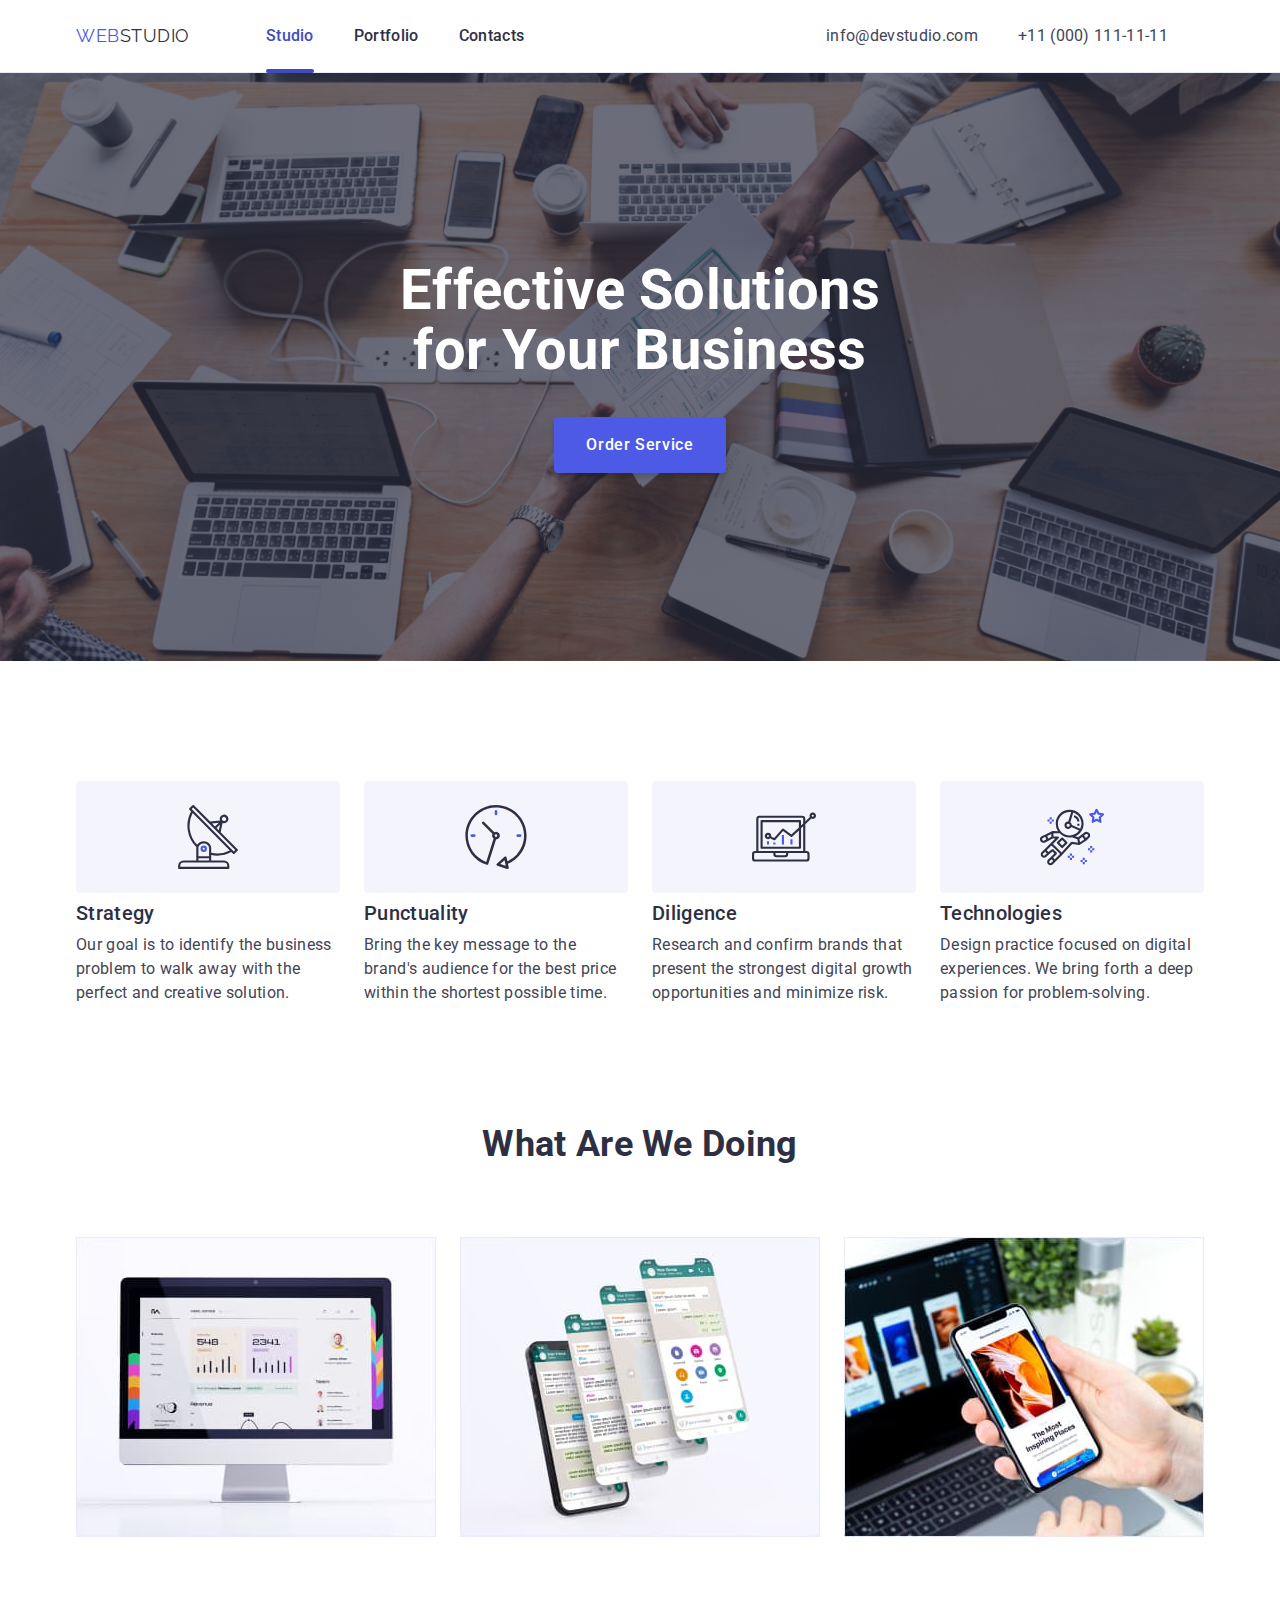
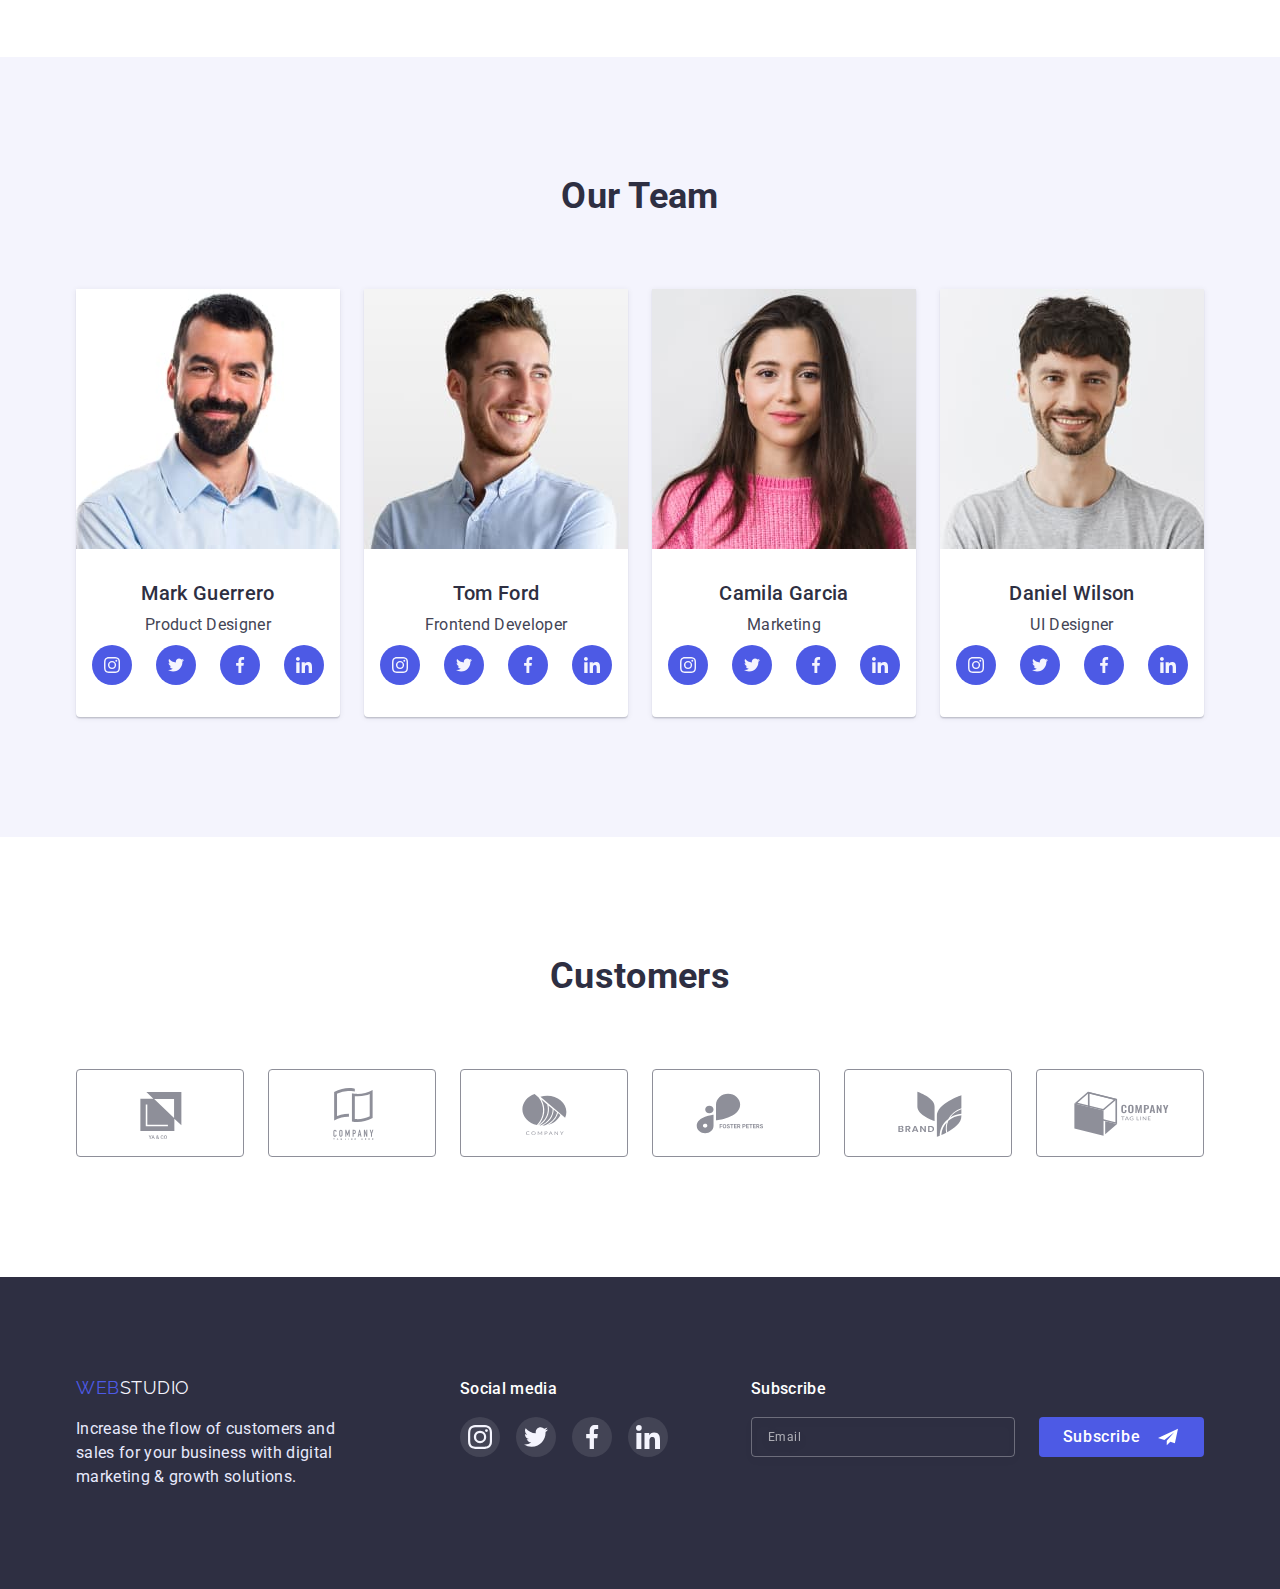
<file: index.html>
<!DOCTYPE html>
<html lang="en">
  <head>
    <meta charset="UTF-8" />
    <meta name="viewport" content="width=device-width, initial-scale=1.0" />
    <title>WebStudio</title>
    <link rel="preconnect" href="https://fonts.googleapis.com" />
    <link rel="preconnect" href="https://fonts.gstatic.com" crossorigin />
    <link
      href="https://fonts.googleapis.com/css2?family=Raleway:wght@800&family=Roboto:wght@400;500;700;900&display=swap"
      rel="stylesheet"
    />
    <link
      rel="stylesheet"
      href="https://cdnjs.cloudflare.com/ajax/libs/modern-normalize/1.0.0/modern-normalize.min.css"
    />
    <link rel="stylesheet" href="./css/styles.css" />
    <link rel="stylesheet" href="./css/media.css" />
  </head>
  <body>
    <!-- Header -->
    <header class="header">
      <div class="container">
        <!-- Navigation -->
        <nav class="header-nav">
          <!-- Logo -->
          <a href="./index.html" class="header-logo link">
            <span class="web-logo-part">Web</span>Studio
          </a>
          <!-- Sections -->
          <ul class="header-menu list">
            <li><a href="./index.html" class="active-link">Studio</a></li>
            <li>
              <a href="./portfolio.html" class="link">Portfolio</a>
            </li>
            <li><a href="#" class="link">Contacts</a></li>
          </ul>
        </nav>
        <!-- Contacts -->
        <address>
          <ul class="header-contacts list">
            <li>
              <a
                href="mailto:info@devstudio.com"
                class="header-contacts-mailto link"
                >info@devstudio.com</a
              >
            </li>
            <li>
              <a href="tel:+11(000)111-11-11" class="header-contacts-tel link"
                >+11 (000) 111-11-11</a
              >
            </li>
          </ul>
        </address>
        <!-- Header Button -->
        <button class="mob-menu-open-btn" data-menu-open>
          <svg class="menu-icon" width="32" height="22">
            <use href="./images/icons.svg#icon-menu"></use>
          </svg>
        </button>
      </div>
      <!-- Mobile Menu -->
      <div class="mob-menu is-hidden" data-menu>
        <div>
          <button class="mob-menu-close-btn" data-menu-close>
            <svg class="icon-menu" width="8" height="8">
              <use href="./images/icons.svg#icon-close"></use>
            </svg>
          </button>
          <ul class="mob-menu-list list">
            <li class="mob-menu-item">
              <a href="./index.html" class="mob-menu-link link"> Studio</a>
            </li>
            <li class="mob-menu-item">
              <a href="./portfolio.html" class="mob-menu-link link">
                Portfolio</a
              >
            </li>
            <li class="mob-menu-item">
              <a href="#" class="mob-menu-link link">Contacts</a>
            </li>
          </ul>
        </div>
        <div>
          <ul class="list">
            <li>
              <a href="tel:+11(000)111-11-11" class="mob-contacts-tel link"
                >+11 (000) 111-11-11</a
              >
            </li>
            <li>
              <a
                href="mailto:info@devstudio.com"
                class="mob-contacts-mailto link"
                >info@devstudio.com</a
              >
            </li>
          </ul>
          <ul class="mob-social-media-list list">
            <li class="mob-social-media-item">
              <a href="#" class="mob-social-media-link link">
                <svg class="mob-social-media-icon" width="24" height="24">
                  <use href="./images/icons.svg#icon-instagram"></use>
                </svg>
              </a>
            </li>
            <li class="mob-social-media-item">
              <a href="#" class="mob-social-media-link link"
                ><svg class="mob-social-media-icon" width="24" height="24">
                  <use href="./images/icons.svg#icon-twitter"></use></svg
              ></a>
            </li>
            <li class="mob-social-media-item">
              <a href="#" class="mob-social-media-link link"
                ><svg class="mob-social-media-icon" width="24" height="24">
                  <use href="./images/icons.svg#icon-fb"></use></svg
              ></a>
            </li>
            <li class="mob-social-media-item">
              <a href="#" class="mob-social-media-link link"
                ><svg class="mob-social-media-icon" width="24" height="24">
                  <use href="./images/icons.svg#icon-linkedin"></use></svg
              ></a>
            </li>
          </ul>
        </div>
      </div>
    </header>
    <main>
      <!-- Hero -->
      <section class="hero">
        <h1 class="hero-title section-title">
          Effective Solutions for Your Business
        </h1>
        <button type="button" class="btn primary modal-open" data-modal-open>
          Order Service
        </button>
      </section>
      <!-- Оur Features -->
      <section class="features section">
        <div class="container">
          <h2 class="visually-hidden">Оur Features</h2>
          <ul class="features-list list">
            <li class="features-item">
              <div class="features-container">
                <svg class="features-icon" width="64" height="64">
                  <use href="./images/icons.svg#icon-feature-1"></use>
                </svg>
              </div>
              <h3 class="section-title">Strategy</h3>
              <p>
                Our goal is to identify the business problem to walk away with
                the perfect and creative solution.
              </p>
            </li>
            <li class="features-item">
              <div class="features-container">
                <svg class="features-icon" width="64" height="64">
                  <use href="./images/icons.svg#icon-feature-2"></use>
                </svg>
              </div>
              <h3 class="section-title">Punctuality</h3>
              <p>
                Bring the key message to the brand's audience for the best price
                within the shortest possible time.
              </p>
            </li>
            <li class="features-item">
              <div class="features-container">
                <svg class="features-icon" width="64" height="64">
                  <use href="./images/icons.svg#icon-feature-3"></use>
                </svg>
              </div>
              <h3 class="section-title">Diligence</h3>
              <p>
                Research and confirm brands that present the strongest digital
                growth opportunities and minimize risk.
              </p>
            </li>
            <li class="features-item">
              <div class="features-container">
                <svg class="features-icon" width="64" height="64">
                  <use href="./images/icons.svg#icon-feature-4"></use>
                </svg>
              </div>
              <h3 class="section-title">Technologies</h3>
              <p>
                Design practice focused on digital experiences. We bring forth a
                deep passion for problem-solving.
              </p>
            </li>
          </ul>
        </div>
      </section>
      <!-- Our Flow -->
      <section class="flow">
        <div class="container">
          <h2 class="flow-title section-title">What are we doing</h2>
          <ul class="flow-list list">
            <li class="flow-item">
              <img
                src="./images/our-flow/monitor.jpg"
                alt="Monitor with infographic on the webpage"
                srcset="
                  ./images/our-flow/monitor.jpg    1x,
                  ./images/our-flow/monitor-2x.jpg 2x
                "
                width="360"
                height="300"
              />
            </li>
            <li class="flow-item">
              <img
                src="./images/our-flow/mobile_screens.jpg"
                alt="Mobile phone with four examples of messages screen"
                srcset="
                  ./images/our-flow/mobile_screens.jpg    1x,
                  ./images/our-flow/mobile_screens-2x.jpg 2x
                "
                width="360"
                height="300"
              />
            </li>
            <li class="flow-item">
              <img
                src="./images/our-flow/mobile_in_hand.jpg"
                alt="Mobile phone with the bright picture in the man's hand on the background of the laptop"
                srcset="
                  ./images/our-flow/mobile_in_hand.jpg    1x,
                  ./images/our-flow/mobile_in_hand-2x.jpg 2x
                "
                width="360"
                height="300"
              />
            </li>
          </ul>
        </div>
      </section>
      <!-- Our Team -->
      <section class="team section">
        <div class="container">
          <h2 class="section-title">Our Team</h2>
          <ul class="team-list list">
            <li class="team-item">
              <img
                src="./images/our-team/mark.jpg"
                alt="Photo of Mark Guerrero - our Product Designer"
                srcset="
                  ./images/our-team/mark.jpg    1x,
                  ./images/our-team/mark-2x.jpg 2x
                "
                width="264"
                height="260"
              />
              <div class="team-item-wrap">
                <h3 class="sub-title">Mark Guerrero</h3>
                <p>Product Designer</p>
                <ul class="social-media-list list">
                  <li class="social-media-item">
                    <a href="#" class="social-media-link link">
                      <svg class="social-media-icon" width="16" height="16">
                        <use href="./images/icons.svg#icon-instagram"></use>
                      </svg>
                    </a>
                  </li>
                  <li class="social-media-item">
                    <a href="#" class="social-media-link link"
                      ><svg class="social-media-icon" width="16" height="16">
                        <use href="./images/icons.svg#icon-twitter"></use></svg
                    ></a>
                  </li>
                  <li class="social-media-item">
                    <a href="#" class="social-media-link link"
                      ><svg class="social-media-icon" width="16" height="16">
                        <use href="./images/icons.svg#icon-fb"></use></svg
                    ></a>
                  </li>
                  <li class="social-media-item">
                    <a href="#" class="social-media-link link"
                      ><svg class="social-media-icon" width="16" height="16">
                        <use href="./images/icons.svg#icon-linkedin"></use></svg
                    ></a>
                  </li>
                </ul>
              </div>
            </li>
            <li class="team-item">
              <img
                src="./images/our-team/tom.jpg"
                alt="Photo of Tom Ford - our Frontend Developer"
                srcset="
                  ./images/our-team/tom.jpg    1x,
                  ./images/our-team/tom-2x.jpg 2x
                "
                width="264"
                height="260"
              />
              <div class="team-item-wrap">
                <h3 class="sub-title">Tom Ford</h3>
                <p>Frontend Developer</p>
                <ul class="social-media-list list">
                  <li class="social-media-item">
                    <a href="#" class="social-media-link link">
                      <svg class="social-media-icon" width="16" height="16">
                        <use href="./images/icons.svg#icon-instagram"></use>
                      </svg>
                    </a>
                  </li>
                  <li class="social-media-item">
                    <a href="#" class="social-media-link link"
                      ><svg class="social-media-icon" width="16" height="16">
                        <use href="./images/icons.svg#icon-twitter"></use></svg
                    ></a>
                  </li>
                  <li class="social-media-item">
                    <a href="#" class="social-media-link link"
                      ><svg class="social-media-icon" width="16" height="16">
                        <use href="./images/icons.svg#icon-fb"></use></svg
                    ></a>
                  </li>
                  <li class="social-media-item">
                    <a href="#" class="social-media-link link"
                      ><svg class="social-media-icon" width="16" height="16">
                        <use href="./images/icons.svg#icon-linkedin"></use></svg
                    ></a>
                  </li>
                </ul>
              </div>
            </li>
            <li class="team-item">
              <img
                src="./images/our-team/camila.jpg"
                alt="Photo of Camila Garcia - our Marketing Specialist"
                srcset="
                  ./images/our-team/camila.jpg    1x,
                  ./images/our-team/camila-2x.jpg 2x
                "
                width="264"
                height="260"
              />
              <div class="team-item-wrap">
                <h3 class="sub-title">Camila Garcia</h3>
                <p>Marketing</p>
                <ul class="social-media-list list">
                  <li class="social-media-item">
                    <a href="#" class="social-media-link link">
                      <svg class="social-media-icon" width="16" height="16">
                        <use href="./images/icons.svg#icon-instagram"></use>
                      </svg>
                    </a>
                  </li>
                  <li class="social-media-item">
                    <a href="#" class="social-media-link link"
                      ><svg class="social-media-icon" width="16" height="16">
                        <use href="./images/icons.svg#icon-twitter"></use></svg
                    ></a>
                  </li>
                  <li class="social-media-item">
                    <a href="#" class="social-media-link link"
                      ><svg class="social-media-icon" width="16" height="16">
                        <use href="./images/icons.svg#icon-fb"></use></svg
                    ></a>
                  </li>
                  <li class="social-media-item">
                    <a href="#" class="social-media-link link"
                      ><svg class="social-media-icon" width="16" height="16">
                        <use href="./images/icons.svg#icon-linkedin"></use></svg
                    ></a>
                  </li>
                </ul>
              </div>
            </li>
            <li class="team-item">
              <img
                src="./images/our-team/daniel.jpg"
                alt="Photo of Daniel Wilson- our UI Designer"
                srcset="
                  ./images/our-team/daniel.jpg    1x,
                  ./images/our-team/daniel-2x.jpg 2x
                "
                width="264"
                height="260"
              />
              <div class="team-item-wrap">
                <h3 class="sub-title">Daniel Wilson</h3>
                <p>UI Designer</p>
                <ul class="social-media-list list">
                  <li class="social-media-item">
                    <a href="#" class="social-media-link link">
                      <svg class="social-media-icon" width="16" height="16">
                        <use href="./images/icons.svg#icon-instagram"></use>
                      </svg>
                    </a>
                  </li>
                  <li class="social-media-item">
                    <a href="#" class="social-media-link link"
                      ><svg class="social-media-icon" width="16" height="16">
                        <use href="./images/icons.svg#icon-twitter"></use></svg
                    ></a>
                  </li>
                  <li class="social-media-item">
                    <a href="#" class="social-media-link link"
                      ><svg class="social-media-icon" width="16" height="16">
                        <use href="./images/icons.svg#icon-fb"></use></svg
                    ></a>
                  </li>
                  <li class="social-media-item">
                    <a href="#" class="social-media-link link"
                      ><svg class="social-media-icon" width="16" height="16">
                        <use href="./images/icons.svg#icon-linkedin"></use></svg
                    ></a>
                  </li>
                </ul>
              </div>
            </li>
          </ul>
        </div>
      </section>
      <!-- Our Customers -->
      <section class="customers section">
        <div class="container">
          <h2 class="section-title">Customers</h2>
          <ul class="customers-list list">
            <li class="customers-item">
              <a href="#" class="customers-link link">
                <svg class="customers-icon" width="104" height="56">
                  <use href="./images/icons.svg#icon-client-1"></use></svg
              ></a>
            </li>
            <li class="customers-item">
              <a href="#" class="customers-link link"
                ><svg class="customers-icon" width="104" height="56">
                  <use href="./images/icons.svg#icon-client-2"></use></svg
              ></a>
            </li>
            <li class="customers-item">
              <a href="#" class="customers-link link"
                ><svg class="customers-icon" width="104" height="56">
                  <use href="./images/icons.svg#icon-client-3"></use></svg
              ></a>
            </li>
            <li class="customers-item">
              <a href="#" class="customers-link link"
                ><svg class="customers-icon" width="104" height="56">
                  <use href="./images/icons.svg#icon-client-4"></use></svg
              ></a>
            </li>
            <li class="customers-item">
              <a href="#" class="customers-link link"
                ><svg class="customers-icon" width="104" height="56">
                  <use href="./images/icons.svg#icon-client-5"></use></svg
              ></a>
            </li>
            <li class="customers-item">
              <a href="#" class="customers-link link"
                ><svg class="customers-icon" width="104" height="56">
                  <use href="./images/icons.svg#icon-client-6"></use></svg
              ></a>
            </li>
          </ul>
        </div>
      </section>
    </main>
    <footer class="footer section">
      <div class="container">
        <div class="footer-add-container">
          <div class="footer-logo-block">
            <!-- Logo -->
            <a href="./index.html" class="footer-logo link">
              <span class="web-logo-part">Web</span>Studio</a
            >
            <p class="footer-text">
              Increase the flow of customers and sales for your business with
              digital marketing & growth solutions.
            </p>
          </div>
          <div class="footer-social-media">
            <p class="footer-icons-title">Social media</p>
            <ul class="footer-social-media-list list">
              <li class="footer-social-media-item">
                <a href="#" class="footer-social-media-link link">
                  <svg class="social-media-icon" width="24" height="24">
                    <use href="./images/icons.svg#icon-instagram"></use>
                  </svg>
                </a>
              </li>
              <li class="footer-social-media-item">
                <a href="#" class="footer-social-media-link link"
                  ><svg class="social-media-icon" width="24" height="24">
                    <use href="./images/icons.svg#icon-twitter"></use></svg
                ></a>
              </li>
              <li class="footer-social-media-item">
                <a href="#" class="footer-social-media-link link"
                  ><svg class="social-media-icon" width="24" height="24">
                    <use href="./images/icons.svg#icon-fb"></use></svg
                ></a>
              </li>
              <li>
                <a href="#" class="footer-social-media-link link"
                  ><svg class="social-media-icon" width="24" height="24">
                    <use href="./images/icons.svg#icon-linkedin"></use></svg
                ></a>
              </li>
            </ul>
          </div>
        </div>
        <!-- Form -->
        <div class="form-subscribe-wrap">
          <p class="footer-subscribe-title">Subscribe</p>
          <form class="form-subscribe">
            <input
              class="form-subscribe-input"
              type="email"
              name="email"
              id="email"
              placeholder="Email"
            />
            <button type="submit" class="btn btn-subscribe">
              Subscribe
              <svg width="24" height="20">
                <use href="./images/icons.svg#icon-subscribe"></use>
              </svg>
            </button>
          </form>
        </div>
      </div>
    </footer>
    <!-- Backdrop -->
    <div class="is-hidden backdrop" data-modal>
      <!-- Modal -->
      <div class="modal">
        <button type="button" class="modal-close" data-modal-close>
          <svg width="8" height="8">
            <use href="./images/icons.svg#icon-close"></use>
          </svg>
        </button>
        <p class="form-order-title">
          Leave your contacts and we will call you back
        </p>
        <!-- Form-order -->
        <form class="form-order">
          <div class="form-order-field">
            <label for="user-name" class="form-order-label">Name</label>
            <div class="form-order-field-wrap">
              <input
                class="form-order-input"
                name="user-name"
                type="text"
                id="user-name"
              />
              <svg class="form-order-icon" width="18" height="18">
                <use href="./images/icons.svg#icon-person"></use>
              </svg>
            </div>
          </div>
          <div class="form-order-field">
            <label for="user-tel" class="form-order-label">Phone</label>
            <div class="form-order-field-wrap">
              <input
                class="form-order-input"
                name="user-tel"
                type="tel"
                id="user-tel"
              />
              <svg class="form-order-icon" width="18" height="18">
                <use href="./images/icons.svg#icon-phone"></use>
              </svg>
            </div>
          </div>
          <div class="form-order-field">
            <label for="user-email" class="form-order-label">Email</label>
            <div class="form-order-field-wrap">
              <input
                class="form-order-input"
                name="user-email"
                type="email"
                id="user-email"
              />
              <svg class="form-order-icon" width="18" height="18">
                <use href="./images/icons.svg#icon-email"></use>
              </svg>
            </div>
          </div>
          <div class="form-order-field">
            <label for="user-comment" class="form-order-label">Comment</label>
            <textarea
              class="form-order-textarea"
              name="user-comment"
              id="user-comment"
              placeholder="Text input"
            ></textarea>
          </div>
          <div class="form-order-checkbox">
            <input
              class="form-order-input-checkbox visually-hidden"
              type="checkbox"
              name="policy"
              id="policy"
              value="checked"
            />
            <label for="policy" class="form-order-label-checkbox">
              <span>
                <svg class="form-order-policy-icon" width="10" height="8">
                  <use href="./images/icons.svg#icon-click"></use>
                </svg> </span
              >I accept the terms and conditions of the &nbsp;<a href="#"
                >Privacy Policy</a
              >
            </label>
          </div>
          <button type="submit" class="btn primary">Send</button>
        </form>
      </div>
    </div>
    <script src="./js/modal.js"></script>
    <script src="./js/mobile-menu.js"></script>
  </body>
</html>
</file>
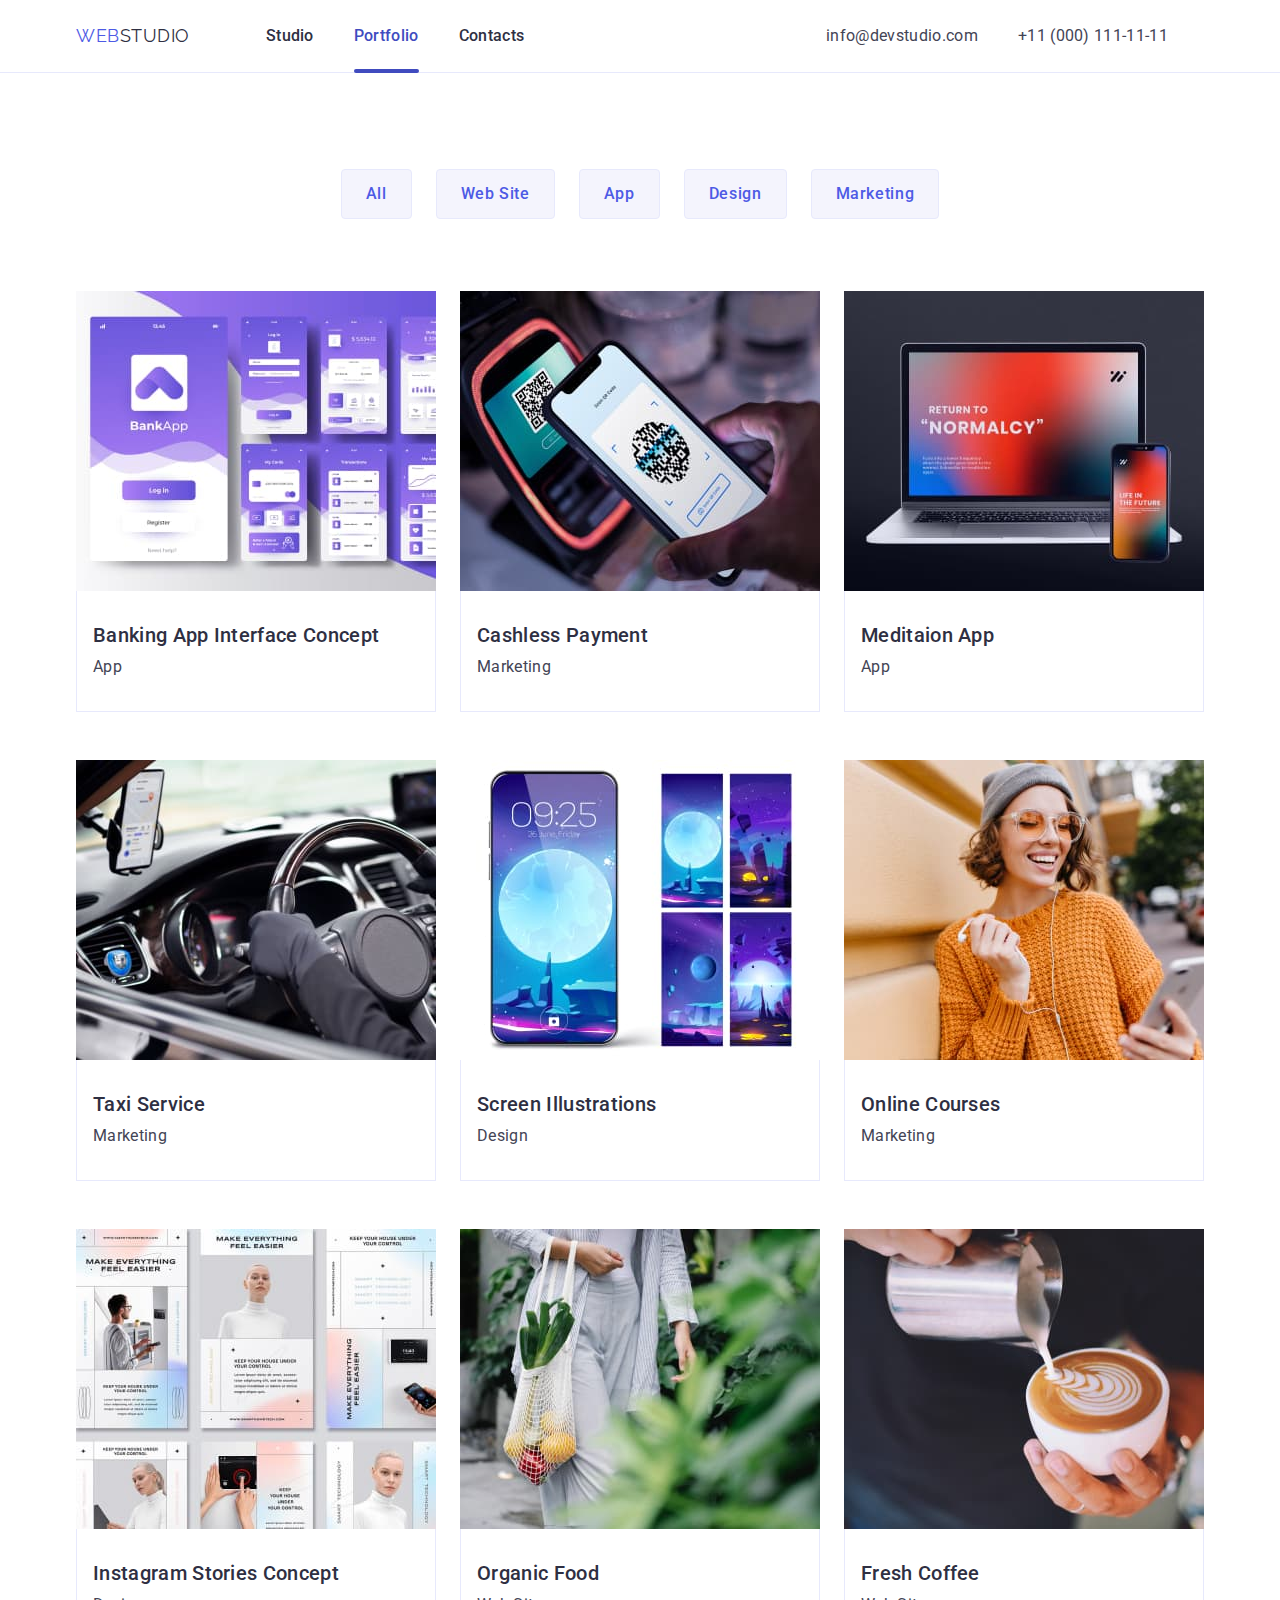
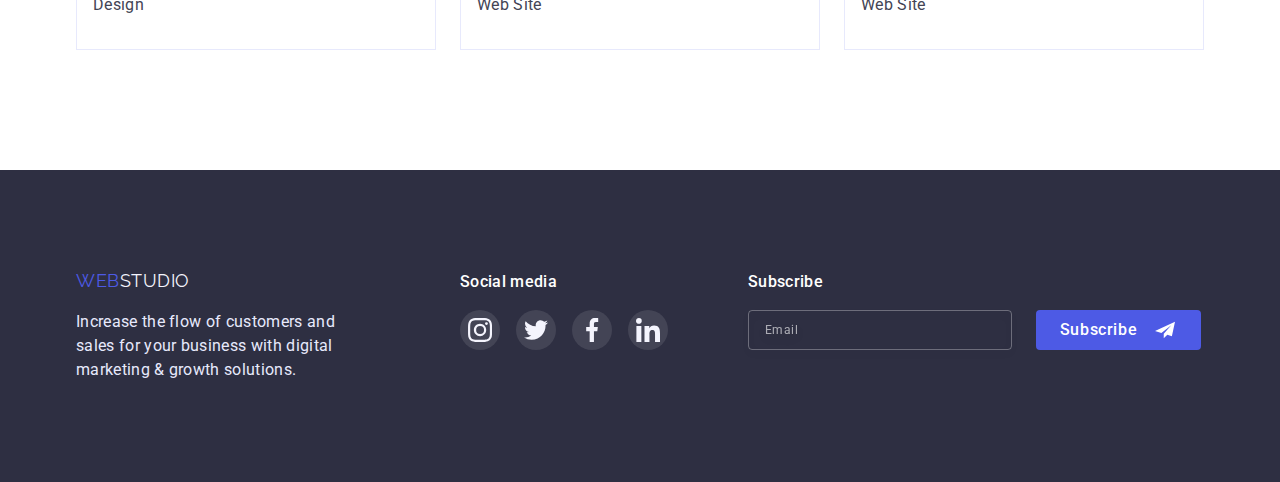
<file: portfolio.html>
<!DOCTYPE html>
<html lang="en">
  <head>
    <meta charset="UTF-8" />
    <meta name="viewport" content="width=device-width, initial-scale=1.0" />
    <title>Portfolio</title>
    <link rel="preconnect" href="https://fonts.googleapis.com" />
    <link rel="preconnect" href="https://fonts.gstatic.com" crossorigin />
    <link
      href="https://fonts.googleapis.com/css2?family=Raleway:wght@800&family=Roboto:wght@400;500;700;900&display=swap"
      rel="stylesheet"
    />
    <link
      rel="stylesheet"
      href="https://cdnjs.cloudflare.com/ajax/libs/modern-normalize/1.0.0/modern-normalize.min.css"
    />
    <link rel="stylesheet" href="./css/styles.css" />
    <link rel="stylesheet" href="./css/media.css" />
  </head>
  <body>
    <!-- Header -->
    <header class="header">
      <div class="container">
        <!-- Navigation -->
        <nav class="header-nav">
          <!-- Logo -->
          <a href="./index.html" class="header-logo link">
            <span class="web-logo-part">Web</span>Studio
          </a>
          <!-- Sections -->
          <ul class="header-menu list">
            <li><a href="./index.html" class="link">Studio</a></li>
            <li>
              <a href="./portfolio.html" class="active-link">Portfolio</a>
            </li>
            <li><a href="#" class="link">Contacts</a></li>
          </ul>
        </nav>
        <!-- Contacts -->
        <address>
          <ul class="header-contacts list">
            <li>
              <a
                href="mailto:info@devstudio.com"
                class="header-contacts-mailto link"
                >info@devstudio.com</a
              >
            </li>
            <li>
              <a href="tel:+11(000)111-11-11" class="header-contacts-tel link"
                >+11 (000) 111-11-11</a
              >
            </li>
          </ul>
        </address>
        <!-- Header Button -->
        <button class="mob-menu-open-btn" data-menu-open>
          <svg class="menu-icon" width="32" height="22">
            <use href="./images/icons.svg#icon-menu"></use>
          </svg>
        </button>
      </div>
      <!-- Mobile Menu -->
      <!-- Mobile Menu -->
      <div class="mob-menu is-hidden" data-menu>
        <div>
          <button class="mob-menu-close-btn" data-menu-close>
            <svg class="icon-menu" width="8" height="8">
              <use href="./images/icons.svg#icon-close"></use>
            </svg>
          </button>
          <ul class="mob-menu-list list">
            <li class="mob-menu-item">
              <a href="./index.html" class="mob-menu-link link"> Studio</a>
            </li>
            <li class="mob-menu-item">
              <a href="./portfolio.html" class="mob-menu-link link">
                Portfolio</a
              >
            </li>
            <li class="mob-menu-item">
              <a href="#" class="mob-menu-link link">Contacts</a>
            </li>
          </ul>
        </div>
        <div>
          <ul class="list">
            <li>
              <a href="tel:+11(000)111-11-11" class="mob-contacts-tel link"
                >+11 (000) 111-11-11</a
              >
            </li>
            <li>
              <a
                href="mailto:info@devstudio.com"
                class="mob-contacts-mailto link"
                >info@devstudio.com</a
              >
            </li>
          </ul>
          <ul class="mob-social-media-list list">
            <li class="mob-social-media-item">
              <a href="#" class="mob-social-media-link link">
                <svg class="mob-social-media-icon" width="24" height="24">
                  <use href="./images/icons.svg#icon-instagram"></use>
                </svg>
              </a>
            </li>
            <li class="mob-social-media-item">
              <a href="#" class="mob-social-media-link link"
                ><svg class="mob-social-media-icon" width="24" height="24">
                  <use href="./images/icons.svg#icon-twitter"></use></svg
              ></a>
            </li>
            <li class="mob-social-media-item">
              <a href="#" class="mob-social-media-link link"
                ><svg class="mob-social-media-icon" width="24" height="24">
                  <use href="./images/icons.svg#icon-fb"></use></svg
              ></a>
            </li>
            <li class="mob-social-media-item">
              <a href="#" class="mob-social-media-link link"
                ><svg class="mob-social-media-icon" width="24" height="24">
                  <use href="./images/icons.svg#icon-linkedin"></use></svg
              ></a>
            </li>
          </ul>
        </div>
      </div>
    </header>
    <main>
      <!-- Our Portfolio -->
      <section class="portfolio">
        <div class="container">
          <h1 class="visually-hidden">Our Portfolio</h1>
          <!-- Filters -->
          <ul class="portfolio-filters list">
            <li>
              <button type="button" class="btn secondary">All</button>
            </li>
            <li>
              <button type="button" class="btn secondary">Web Site</button>
            </li>
            <li>
              <button type="button" class="btn secondary">App</button>
            </li>
            <li>
              <button type="button" class="btn secondary">Design</button>
            </li>
            <li>
              <button type="button" class="btn secondary">Marketing</button>
            </li>
          </ul>
          <!-- Portfolio -->
          <h2 class="visually-hidden">Projects</h2>
          <ul class="portfolio-list list">
            <!-- Banking App Interface Concept -->
            <li class="portfolio-item">
              <a href="#" class="link">
                <div class="portfolio-project-img">
                  <img
                    src="./images/portfolio/banking-app.jpg"
                    alt="Example of Banking App Interface Concept"
                    width="360"
                    height="300"
                  />
                  <p class="portfolio-project-desc">
                    14 Stylish and User-Friendly App Design Concepts · Task
                    Manager App · Calorie Tracker App · Exotic Fruit Ecommerce
                    App · Cloud Storage App
                  </p>
                </div>
                <div class="portfolio-item-content">
                  <h3 class="sub-title">Banking App Interface Concept</h3>
                  <p>App</p>
                </div>
              </a>
            </li>
            <!-- Cashless Payment -->
            <li class="portfolio-item">
              <a href="#" class="link">
                <div class="portfolio-project-img">
                  <img
                    src="./images/portfolio/cashless-payment.jpg"
                    alt="Example of Cashless Payment System"
                    width="360"
                    height="300"
                  />
                  <p class="portfolio-project-desc">
                    14 Stylish and User-Friendly App Design Concepts · Task
                    Manager App · Calorie Tracker App · Exotic Fruit Ecommerce
                    App · Cloud Storage App
                  </p>
                </div>
                <div class="portfolio-item-content">
                  <h3 class="sub-title">Cashless Payment</h3>
                  <p>Marketing</p>
                </div>
              </a>
            </li>
            <!-- Meditaion App -->
            <li class="portfolio-item">
              <a href="#" class="link">
                <div class="portfolio-project-img">
                  <img
                    src="./images/portfolio/meditation-app.jpg"
                    alt="Example of Meditation App"
                    width="360"
                    height="300"
                  />

                  <p class="portfolio-project-desc">
                    14 Stylish and User-Friendly App Design Concepts · Task
                    Manager App · Calorie Tracker App · Exotic Fruit Ecommerce
                    App · Cloud Storage App
                  </p>
                </div>
                <div class="portfolio-item-content">
                  <h3 class="sub-title">Meditaion App</h3>
                  <p>App</p>
                </div>
              </a>
            </li>
            <!-- Taxi Service -->
            <li class="portfolio-item">
              <a href="#" class="link">
                <div class="portfolio-project-img">
                  <img
                    src="./images/portfolio/taxi-service.jpg"
                    alt="Example of Taxi Service"
                    width="360"
                    height="300"
                  />
                  <p class="portfolio-project-desc">
                    14 Stylish and User-Friendly App Design Concepts · Task
                    Manager App · Calorie Tracker App · Exotic Fruit Ecommerce
                    App · Cloud Storage App
                  </p>
                </div>
                <div class="portfolio-item-content">
                  <h3 class="sub-title">Taxi Service</h3>
                  <p>Marketing</p>
                </div>
              </a>
            </li>
            <!-- Screen Illustrations -->
            <li class="portfolio-item">
              <a href="#" class="link">
                <div class="portfolio-project-img">
                  <img
                    src="./images/portfolio/screen-illustrations.jpg"
                    alt="Example of Screen Illustrations"
                    width="360"
                    height="300"
                  />
                  <p class="portfolio-project-desc">
                    14 Stylish and User-Friendly App Design Concepts · Task
                    Manager App · Calorie Tracker App · Exotic Fruit Ecommerce
                    App · Cloud Storage App
                  </p>
                </div>
                <div class="portfolio-item-content">
                  <h3 class="sub-title">Screen Illustrations</h3>
                  <p>Design</p>
                </div>
              </a>
            </li>
            <!-- Online Courses -->
            <li class="portfolio-item">
              <a href="#" class="link">
                <div class="portfolio-project-img">
                  <img
                    src="./images/portfolio/online-courses.jpg"
                    alt="Example of Online Courses"
                    width="360"
                    height="300"
                  />
                  <p class="portfolio-project-desc">
                    14 Stylish and User-Friendly App Design Concepts · Task
                    Manager App · Calorie Tracker App · Exotic Fruit Ecommerce
                    App · Cloud Storage App
                  </p>
                </div>
                <div class="portfolio-item-content">
                  <h3 class="sub-title">Online Courses</h3>
                  <p>Marketing</p>
                </div>
              </a>
            </li>
            <!-- Instagram Stories Concept -->
            <li class="portfolio-item">
              <a href="#" class="link">
                <div class="portfolio-project-img">
                  <img
                    src="./images/portfolio/insta-stories-concept.jpg"
                    alt="Example of Instagram Stories Concept"
                    width="360"
                    height="300"
                  />
                  <p class="portfolio-project-desc">
                    14 Stylish and User-Friendly App Design Concepts · Task
                    Manager App · Calorie Tracker App · Exotic Fruit Ecommerce
                    App · Cloud Storage App
                  </p>
                </div>
                <div class="portfolio-item-content">
                  <h3 class="sub-title">Instagram Stories Concept</h3>
                  <p>Design</p>
                </div>
              </a>
            </li>
            <!-- Organic Food -->
            <li class="portfolio-item">
              <a href="#" class="link">
                <div class="portfolio-project-img">
                  <img
                    src="./images/portfolio/organic-food.jpg"
                    alt="Example of Organic Food Web Site"
                    width="360"
                    height="300"
                  />

                  <p class="portfolio-project-desc">
                    14 Stylish and User-Friendly App Design Concepts · Task
                    Manager App · Calorie Tracker App · Exotic Fruit Ecommerce
                    App · Cloud Storage App
                  </p>
                </div>
                <div class="portfolio-item-content">
                  <h3 class="sub-title">Organic Food</h3>
                  <p>Web Site</p>
                </div>
              </a>
            </li>
            <!-- Fresh Coffee -->
            <li class="portfolio-item">
              <a href="#" class="link">
                <div class="portfolio-project-img">
                  <img
                    src="./images/portfolio/fresh-coffee.jpg"
                    alt="Example of Fresh Coffee Web Site"
                    width="360"
                    height="300"
                  />
                  <p class="portfolio-project-desc">
                    14 Stylish and User-Friendly App Design Concepts · Task
                    Manager App · Calorie Tracker App · Exotic Fruit Ecommerce
                    App · Cloud Storage App
                  </p>
                </div>
                <div class="portfolio-item-content">
                  <h3 class="sub-title">Fresh Coffee</h3>
                  <p>Web Site</p>
                </div>
              </a>
            </li>
          </ul>
        </div>
      </section>
    </main>
    <footer class="footer">
      <div class="container">
        <div class="footer-logo-block">
          <!-- Logo -->
          <a href="./index.html" class="footer-logo link">
            <span class="web-logo-part">Web</span>Studio</a
          >
          <p class="footer-text">
            Increase the flow of customers and sales for your business with
            digital marketing & growth solutions.
          </p>
        </div>
        <div class="footer-social-media">
          <p class="footer-icons-title">Social media</p>
          <ul class="footer-social-media-list list">
            <li class="footer-social-media-item">
              <a href="#" class="footer-social-media-link link">
                <svg class="social-media-icon" width="24" height="24">
                  <use href="./images/icons.svg#icon-instagram"></use>
                </svg>
              </a>
            </li>
            <li class="footer-social-media-item">
              <a href="#" class="footer-social-media-link link"
                ><svg class="social-media-icon" width="24" height="24">
                  <use href="./images/icons.svg#icon-twitter"></use></svg
              ></a>
            </li>
            <li class="footer-social-media-item">
              <a href="#" class="footer-social-media-link link"
                ><svg class="social-media-icon" width="24" height="24">
                  <use href="./images/icons.svg#icon-fb"></use></svg
              ></a>
            </li>
            <li>
              <a href="#" class="footer-social-media-link link"
                ><svg class="social-media-icon" width="24" height="24">
                  <use href="./images/icons.svg#icon-linkedin"></use></svg
              ></a>
            </li>
          </ul>
        </div>
        <!-- Form -->
        <div class="form-subscribe-wrap">
          <p class="footer-subscribe-title">Subscribe</p>
          <form class="form-subscribe">
            <input
              class="form-subscribe-input"
              type="email"
              name="email"
              id="email"
              placeholder="Email"
            />
            <button type="submit" class="btn btn-subscribe">
              Subscribe
              <svg width="24" height="20">
                <use href="./images/icons.svg#icon-subscribe"></use>
              </svg>
            </button>
          </form>
        </div>
      </div>
    </footer>
    <script src="./js/mobile-menu.js"></script>
  </body>
</html>
</file>
<file: css/styles.css>
/* ROOT */

:root {
  /* Positioning */
  --top-bottom-section-padding: 120px;
  --section-bottom-margin: 72px;
  --p-margin-top-bottom: 8px;
  --column-img-gap: 24px;
  --row-img-gap: 48px;
  --header-gap: 40px;
  --footer-gap-margin: 16px;

  /* Transition */
  --transition-duration: 250ms;
  --transition-timing-function: cubic-bezier(0.4, 0, 0.2, 1);

  /* Border */
  --btn-border-radius: 4px;

  /* Color */
  --primary-brand-color: #4d5ae5;
  --pressed-state-color: #404bbf;
  --success-color: #31d0aa;
  --title-text-color: #2e2f42;
  --subtle-text-color: #8e8f99;
  --primary-text-color: #434455;
  --accent-color: #e7e9fc;
  --light-backgrounds-color: #f4f4fd;
  --main-basic-color: #ffffff;
  --second-basic-color: #000000;
  --hero-bg: #2e2f42;
  --hero-bg-gradient: rgba(46, 47, 66, 0.7);
  --modal-window-color: #fcfcfc;
  --modal-overlay-color: rgba(46, 47, 66, 0.4);

  /* Font */

  /* Family */
  --primary-font: Roboto;
  --logo-font: Raleway;
  --family-font: sans-serif;
  /* Weight */
  --med-font: 500;
  --bold-font: 700;
  /* Size */
  --main-title-font-size: 56px;
  --section-title-font-size: 36px;
  --sub-title-font-size: 20px;
  --logo-font-size: 18px;
  --small-font-size: 12px;
  /* Line height */
  --main-title-line-height: 1.07;
  --section-title-line-height: 1.11;
  --small-line-height: 1.17;
  --footer-logo-line-height: 1.17;
  --sub-title-line-height: 1.2;
  --header-logo-line-height: 1.33;
  --primary-line-height: 1.5;
  /* Letter spacing */
  --primary-letter-spacing: 0.02em;
  --logo-letter-spacing: 0.03em;
  --small-btn-letter-spacing: 0.04em;
}

/* RESET */

h1,
h2,
h3,
p {
  margin: 0;
}

ul {
  padding: 0;
  margin: 0;
}

img {
  display: block;
  width: 100%;
  max-width: 100%;
  height: auto;
}

address {
  font-style: normal;
}

.container {
  width: 100%;
  padding: 0 15px;
  margin: 0 auto;
}

.section {
  padding: 96px 0;
}

.link,
.active-link {
  color: inherit;
  text-decoration: none;
}

.list {
  list-style: none;
}

/* Body */

body {
  color: var(--primary-text-color);
  background-color: var(--main-basic-color);

  font-family: var(--primary-font), var(--family-font);
  line-height: var(--primary-line-height);
  letter-spacing: var(--primary-letter-spacing);
}

/* Titles */

/* h1 */
.main-title {
  font-weight: var(--bold-font);
  font-size: var(--main-title-font-size);
  line-height: var(--main-title-line-height);
}

/* h2 */
.section-title {
  margin-bottom: var(--section-bottom-margin);

  color: var(--title-text-color);

  font-weight: var(--bold-font);
  font-size: var(--section-title-font-size);
  line-height: var(--section-title-line-height);
  text-align: center;
}

/* h3 */
.sub-title {
  margin-bottom: var(--p-margin-top-bottom);

  color: var(--title-text-color);

  font-weight: var(--med-font);
  font-size: var(--sub-title-font-size);
  line-height: var(--sub-title-line-height);
}

.visually-hidden {
  position: absolute;
  width: 1px;
  height: 1px;
  margin: -1px;
  border: 0;
  padding: 0;

  white-space: nowrap;
  clip-path: inset(100%);
  clip: rect(0 0 0 0);
  overflow: hidden;
}

/* Buttons */

.btn {
  display: block;
  margin: 0 auto;
  border-radius: var(--btn-border-radius);
  text-align: center;

  font-family: inherit;
  font-weight: var(--med-font);
  font-size: inherit;
  line-height: inherit;
  letter-spacing: var(--small-btn-letter-spacing);

  cursor: pointer;
}

.btn.primary {
  border: transparent;
  box-shadow: 0px 4px 4px rgba(0, 0, 0, 0.15);
  padding: 16px 32px;
  min-width: 169px;

  background-color: var(--primary-brand-color);
  color: var(--main-basic-color);

  transition: box-shadow var(--transition-duration)
      var(--transition-timing-function),
    background-color var(--transition-duration)
      var(--transition-timing-function);
}

.btn.primary:is(:hover, :focus) {
  box-shadow: 0px 1px 6px rgba(46, 47, 66, 0.08),
    0px 1px 1px rgba(46, 47, 66, 0.16), 0px 2px 1px rgba(46, 47, 66, 0.08);

  background-color: var(--pressed-state-color);
}

.btn.secondary {
  padding: 12px 24px;
  min-width: 69px;
  border: 1px solid var(--accent-color);

  background-color: var(--light-backgrounds-color);
  color: var(--primary-brand-color);

  transition: box-shadow var(--transition-duration)
      var(--transition-timing-function),
    background-color var(--transition-duration)
      var(--transition-timing-function),
    color var(--transition-duration) var(--transition-timing-function);
}

.btn.secondary:is(:hover, :focus) {
  border: 1px solid transparent;
  box-shadow: 0px 3px 1px rgba(0, 0, 0, 0.1), 0px 2px 1px rgba(0, 0, 0, 0.08),
    0px 2px 2px rgba(0, 0, 0, 0.12);

  background-color: var(--pressed-state-color);
  color: var(--main-basic-color);
}

/* Logo */

.web-logo-part {
  color: var(--primary-brand-color);
}

/* HEADER */

.header {
  border-bottom: 1px solid var(--accent-color);
}

.header > .container {
  display: flex;
}

/* Navigation */

.header-nav {
  display: flex;
  align-items: center;
  margin-right: auto;
}

/* Logo */

.header-logo {
  color: var(--title-text-color);

  font-family: var(--logo-font), var(--family-font);
  font-size: var(--logo-font-size);
  letter-spacing: var(--logo-letter-spacing);
  line-height: var(--header-logo-line-height);
  text-transform: uppercase;
}

/* Sections */

.header-menu,
.header-contacts {
  display: none;
}

.header-logo {
  display: block;
  padding-top: 24px;
  padding-bottom: 24px;
}

/* Header Button */

.mob-menu-open-btn {
  border: none;
  background-color: transparent;
}

.menu-icon {
  stroke: var(--title-text-color);
}

/* Mobile Menu */

.mob-menu {
  position: fixed;
  top: 0;
  z-index: 1;
  width: 100vw;
  height: 100%;

  background-color: var(--main-basic-color);

  padding: 24px 24px 40px 40px;
  display: flex;
  flex-direction: column;
  justify-content: space-between;
  overflow: auto;
}

.mob-menu-close-btn {
  margin-left: auto;
  padding: 0;
  display: flex;
  justify-content: center;
  align-items: center;
  width: 24px;
  height: 24px;
  margin-bottom: 32px;
  border: 1px solid rgba(0, 0, 0, 0.1);
  border-radius: 50%;

  background-color: var(--light-backgrounds-color);

  cursor: pointer;
}

.mob-menu-close-btn:is(:hover, :focus) {
  background: var(--pressed-state-color);
  fill: var(--main-basic-color);
}

.icon-close {
  fill: var(--title-text-color);
}

.mob-menu-list {
  margin-bottom: 40px;
}

.mob-menu-item:not(:last-child) {
  margin-bottom: 40px;
}

.mob-menu-link {
  color: var(--title-text-color);

  font-weight: var(--bold-font);
  font-size: var(--section-title-font-size);
  line-height: var(--section-title-line-height);
  transition: color var(--transition-duration) var(--transition-timing-function);
}

.mob-menu .link:is(:hover, :focus) {
  color: var(--pressed-state-color);
}

.mob-contacts-tel {
  display: block;
  margin-bottom: 40px;

  color: var(--primary-brand-color);

  font-weight: var(--bold-font);
  font-size: 36px;
  line-height: var(--section-title-line-height);
}

.mob-contacts-mailto {
  display: block;
  margin-bottom: 48px;

  font-weight: var(--med-font);
  font-size: var(--sub-title-font-size);
  line-height: var(--sub-title-line-height);
}

.mob-social-media-list {
  display: flex;
  column-gap: 56px;
  width: 328px;
}

.mob-social-media-item {
  width: calc((100% - 168px) / 4);
  height: 40px;
}

.mob-social-media-link {
  display: flex;
  justify-content: center;
  align-items: center;
  width: 100%;
  height: 100%;

  background-color: var(--primary-brand-color);
  border-radius: 50%;

  transition: background-color var(--transition-duration)
    var(--transition-timing-function);
}

.mob-social-media-icon {
  fill: var(--light-backgrounds-color);
}

.mob-social-media-link:is(:hover, :focus) {
  background-color: var(--pressed-state-color);
}

/* PAGE STUDIO*/

/* Hero */

.hero {
  max-width: 1440px;
  margin-left: auto;
  margin-right: auto;
  padding-top: 112px;
  padding-bottom: 112px;

  background-image: linear-gradient(
      var(--hero-bg-gradient),
      var(--hero-bg-gradient)
    ),
    url(../images/hero-mobile.jpg);
  background-repeat: no-repeat;
  background-position: center;
  background-size: cover;
  background-color: var(--hero-bg);
}

@media (min-device-pixel-ratio: 2),
  (min-resolution: 192dpi),
  (min-resolution: 2dppx) {
  .hero {
    background-image: linear-gradient(
        var(--hero-bg-gradient),
        var(--hero-bg-gradient)
      ),
      url(../images/hero-mobile-2x.jpg);
  }
}

.hero-title {
  color: var(--main-basic-color);

  width: 320px;
  margin: 0 auto;
  margin-bottom: 72px;
}

/* Our Features */

.features-list {
  display: flex;
  flex-wrap: wrap;
  row-gap: 72px;
}

.features-item {
  width: 100%;
}

.features-container {
  display: none;
}

.features h3 {
  margin-bottom: 8px;
}

.features p {
  font-weight: var(--med-font);
}

/* Our Flow */
.flow {
  display: none;
}

/* Our Team */

.team {
  background-color: var(--light-backgrounds-color);
}

.team > .container {
  max-width: 294px;
}

.team-list {
  display: flex;
  flex-wrap: wrap;
  row-gap: 72px;
}

.team-item {
  width: 100%;
  box-shadow: 0px 1px 6px rgba(46, 47, 66, 0.08),
    0px 1px 1px rgba(46, 47, 66, 0.16), 0px 2px 1px rgba(46, 47, 66, 0.08);
  border-radius: 0px 0px 4px 4px;

  background-color: var(--main-basic-color);
}

.team-item-wrap {
  padding: 32px 16px;
  text-align: center;
}

.social-media-list {
  display: flex;
  justify-content: center;
  gap: var(--column-img-gap);
  margin-top: var(--p-margin-top-bottom);
}

.social-media-item {
  width: calc((100% - 72px) / 4);
  height: 40px;
}

.social-media-link {
  display: flex;
  justify-content: center;
  align-items: center;
  width: 100%;
  height: 100%;

  background-color: var(--primary-brand-color);
  border-radius: 50%;

  transition: background-color var(--transition-duration)
    var(--transition-timing-function);
}

.social-media-link:is(:hover, :focus) {
  background-color: var(--pressed-state-color);
}

.social-media-icon {
  fill: var(--light-backgrounds-color);
}

/* Our Customers */

.customers-list {
  display: flex;
  flex-wrap: wrap;
  column-gap: 16px;
  row-gap: 72px;
}

.customers-item {
  width: calc((100% - 16px) / 2);
  height: 88px;
}

.customers-link {
  display: flex;
  justify-content: center;
  align-items: center;
  width: 100%;
  height: 100%;

  fill: var(--subtle-text-color);
  border: 1px solid var(--subtle-text-color);
  border-radius: 4px;

  transition: border-color var(--transition-duration)
      var(--transition-timing-function),
    fill var(--transition-duration) var(--transition-timing-function);
}

.customers-link:is(:hover, :focus) {
  border: 1px solid var(--pressed-state-color);
  fill: var(--pressed-state-color);
}

/* PAGE PORTFOLIO*/

.portfolio {
  padding-top: 96px;
  padding-bottom: var(--top-bottom-section-padding);
}

/* Our Portrolio */

.portfolio-filters {
  display: flex;
  justify-content: center;
  margin-bottom: var(--section-bottom-margin);
  column-gap: var(--column-img-gap);
}

/* Filters */

/* Portfolio */

.portfolio-list {
  display: flex;
  flex-wrap: wrap;
  row-gap: var(--row-img-gap);
  column-gap: var(--column-img-gap);
}

.portfolio-item {
  background: var(--main-basic-color);

  width: calc((100% - 48px) / 3);

  transition: box-shadow var(--transition-duration)
    var(--transition-timing-function);
}

.portfolio-item:hover {
  box-shadow: 0px 1px 6px rgba(46, 47, 66, 0.08),
    0px 1px 1px rgba(46, 47, 66, 0.16), 0px 2px 1px rgba(46, 47, 66, 0.08);
}

.portfolio-item:hover .portfolio-project-desc {
  transform: translateY(0%);
}

.portfolio-project-img {
  position: relative;
  overflow: hidden;
}

.portfolio-project-desc {
  position: absolute;
  top: 0;
  padding: 40px 32px 0;
  height: 100%;

  color: var(--light-backgrounds-color);
  background-color: var(--primary-brand-color);

  transform: translateY(100%);
  transition: transform var(--transition-duration)
    var(--transition-timing-function);
}

.portfolio-item-content {
  padding: 32px 16px;
  border-right: 1px solid var(--accent-color);
  border-bottom: 1px solid var(--accent-color);
  border-left: 1px solid var(--accent-color);
}

/* FOOTER */

.footer {
  background-color: var(--title-text-color);
}

.footer > .container {
  display: flex;
  flex-wrap: wrap;
  justify-content: center;
  row-gap: 72px;
}

.footer-logo-block {
  width: 100%;
  display: flex;
  flex-wrap: wrap;
  justify-content: center;
}

/* Logo */
.footer-logo {
  width: 100%;
  text-align: center;

  color: var(--light-backgrounds-color);

  font-family: var(--logo-font), var(--family-font);
  font-size: var(--logo-font-size);
  letter-spacing: var(--logo-letter-spacing);
  line-height: var(--footer-logo-line-height);
  text-transform: uppercase;
}

.footer-text {
  width: 268px;
  margin-top: 16px;
  margin-bottom: 72px;

  color: var(--accent-color);
}

.footer-icons-title {
  margin-bottom: var(--footer-gap-margin);
  text-align: center;

  color: var(--main-basic-color);

  font-weight: var(--med-font);
}

.footer-social-media-list {
  display: flex;
  justify-content: center;
  gap: var(--footer-gap-margin);
}

.footer-social-media-link {
  display: flex;
  justify-content: center;
  align-items: center;
  width: 40px;
  height: 40px;

  background: rgba(255, 255, 255, 0.1);
  border-radius: 50%;

  transition: background-color var(--transition-duration)
    var(--transition-timing-function);
}

.footer-social-media-link:is(:hover, :focus) {
  background-color: var(--success-color);
}

/* Form */

.form-subscribe-wrap {
  display: flex;
  flex-wrap: wrap;
  justify-content: center;
}

.footer-subscribe-title {
  width: 100%;
  text-align: center;

  margin-bottom: 16px;
  color: var(--main-basic-color);

  font-weight: var(--med-font);
}

.form-subscribe {
  width: 100%;
  display: flex;
  flex-wrap: wrap;
  gap: var(--column-img-gap);
}

.form-subscribe-input {
  width: 100%;
  padding: 9px 0px 9px 16px;

  border: 1px solid rgba(255, 255, 255, 0.3);
  filter: drop-shadow(0px 4px 4px rgba(0, 0, 0, 0.15));
  border-radius: 4px;

  background-color: transparent;

  color: rgba(255, 255, 255, 0.6);

  font-size: var(--small-font-size);
  line-height: 2;
  letter-spacing: var(--small-btn-letter-spacing);
}

.form-subscribe-input::placeholder {
  color: rgba(255, 255, 255, 0.6);

  font-size: var(--small-font-size);
  line-height: 2;
  letter-spacing: var(--small-btn-letter-spacing);
}

.btn-subscribe {
  min-width: 165px;
  min-height: 40px;
  display: flex;
  justify-content: center;
  align-items: center;
  column-gap: 16px;

  background-color: var(--primary-brand-color);
  color: var(--main-basic-color);
  border: transparent;

  transition: box-shadow var(--transition-duration)
      var(--transition-timing-function),
    background-color var(--transition-duration)
      var(--transition-timing-function);
}

.btn-subscribe:is(:hover, :focus) {
  box-shadow: 0px 1px 6px rgba(46, 47, 66, 0.08),
    0px 1px 1px rgba(46, 47, 66, 0.16), 0px 2px 1px rgba(46, 47, 66, 0.08);

  background-color: var(--pressed-state-color);
}

/* Backdrop */

.backdrop {
  position: fixed;
  top: 0;
  width: 100%;
  height: 100%;
  background-color: var(--modal-overlay-color);
  transition: opacity var(--transition-duration)
      var(--transition-timing-function),
    visibility var(--transition-duration) var(--transition-timing-function);
}

/* Modal */

.modal {
  position: absolute;
  top: 50%;
  left: 50%;
  transform: translate(-50%, -50%) scale(1) rotate(360deg);
  width: 392px;
  height: 586px;
  box-shadow: 0px 1px 1px rgba(0, 0, 0, 0.14), 0px 1px 3px rgba(0, 0, 0, 0.12),
    0px 2px 1px rgba(0, 0, 0, 0.2);
  border-radius: 4px;
  padding: 24px;

  background-color: var(--modal-window-color);

  transition: transform var(--transition-duration)
    var(--transition-timing-function);
}

.backdrop.is-hidden .modal {
  transform: translate(-50%, -50%) scale(0) rotate(0);
}

.modal-close {
  margin-left: auto;
  padding: 0;
  display: flex;
  justify-content: center;
  align-items: center;
  width: 24px;
  height: 24px;
  border: 1px solid rgba(0, 0, 0, 0.1);
  border-radius: 50%;

  background: var(--light-backgrounds-color);
  fill: var(--second-basic-color);

  transition: background-color var(--transition-duration)
      var(--transition-timing-function),
    fill var(--transition-duration) var(--transition-timing-function);

  cursor: pointer;
}

.modal-close:is(:hover, :focus) {
  background: var(--pressed-state-color);
  fill: var(--main-basic-color);
}

.is-hidden {
  opacity: 0;
  pointer-events: none;
  visibility: hidden;
}

.form-order-title {
  margin-top: 24px;
  margin-bottom: 16px;
  text-align: center;

  color: var(--title-text-color);

  font-weight: var(--med-font);
}

/* Form-order */

.form-order-field {
  font-size: var(--small-font-size);
  line-height: var(--small-line-height);
  letter-spacing: var(--small-btn-letter-spacing);
}

.form-order-label {
  display: block;
  margin-bottom: 4px;

  color: var(--subtle-text-color);
}

.form-order-field-wrap {
  position: relative;
}

.form-order-input {
  width: 100%;
  height: 40px;
  padding-top: 11px;
  padding-left: 38px;
  padding-bottom: 11px;
  margin-bottom: 8px;
  border: 1px solid rgba(33, 33, 33, 0.2);
  border-radius: 4px;

  background-color: transparent;
  color: var(--title-text-color);

  outline: transparent;
}

.form-order-input:focus,
.form-order-textarea:focus {
  border: 1px solid var(--primary-brand-color);
  border-radius: 4px;
}

.form-order-icon {
  position: absolute;
  top: 45%;
  transform: translateY(-50%);
  left: 12px;

  transition: fill var(--transition-duration) var(--transition-timing-function);
}

.form-order-input:focus + .form-order-icon {
  fill: var(--primary-brand-color);
}

.form-order-textarea {
  display: block;
  width: 100%;
  height: 120px;
  padding-top: 8px;
  padding-left: 16px;
  margin-bottom: 0px;
  border: 1px solid rgba(33, 33, 33, 0.2);
  border-radius: 4px;

  color: rgba(117, 117, 117, 0.5);
  background-color: transparent;

  font-size: var(--small-font-size);
  line-height: var(--small-line-height);
  letter-spacing: var(--small-btn-letter-spacing);

  outline: transparent;
  resize: none;
}

.form-order-checkbox {
  margin-top: 16px;
  margin-bottom: 24px;
}

.form-order-label-checkbox {
  display: flex;
  align-items: baseline;

  color: #757575;

  font-size: var(--small-font-size);
  line-height: var(--small-line-height);
  letter-spacing: var(--small-btn-letter-spacing);
}

.form-order-label-checkbox a {
  color: var(--primary-brand-color);

  line-height: var(--header-logo-line-height);
}

.form-order-label-checkbox span {
  display: flex;
  justify-content: center;
  align-items: center;
  width: 16px;
  height: 16px;
  border: 1.25px solid var(--title-text-color);
  border-radius: 2px;
  margin-right: 8px;

  fill: transparent;
}

.form-order-input-checkbox:checked + .form-order-label-checkbox > span {
  border: none;
  background-color: var(--pressed-state-color);
  fill: var(--light-backgrounds-color);
}
</file>
<file: css/media.css>
/* RESPONSIVE */

@media screen and (min-width: 320px) {
  .container {
    max-width: 479px;
  }

  /* Mobile Menu */
  .mob-contacts-tel {
    font-size: 25px;
  }

  .mob-social-media-list {
    column-gap: 24px;
  }

  /* Modal */
  .modal {
    width: 100%;
    height: auto;
  }

  .form-order-label-checkbox {
    font-size: 9px;
  }
}

/* MOBILE */

@media screen and (min-width: 480px) {
  .container {
    max-width: 425px;
  }

  /* Mobile Menu */
  .mob-contacts-tel {
    font-size: 36px;
  }

  .mob-social-media-list {
    column-gap: 56px;
  }

  /* Modal */
  .modal {
    width: 392px;
    height: 586px;
  }

  .form-order-label-checkbox {
    font-size: var(--small-font-size);
  }
}

/* TABLET */
@media screen and (min-width: 768px) {
  .container {
    max-width: 766px;
  }

  /* HEADER */

  .menu-icon {
    display: none;
  }

  /* Navigation */

  .header-menu {
    display: flex;
    gap: var(--header-gap);
    margin-left: 120px;
  }

  .header-menu .link,
  .header-menu .active-link {
    position: relative;

    color: var(--title-text-color);

    font-weight: var(--med-font);

    transition: color var(--transition-duration)
      var(--transition-timing-function);
  }

  .header-menu .link:is(:hover, :focus) {
    color: var(--pressed-state-color);
  }

  .header-menu .active-link {
    color: var(--pressed-state-color);
  }

  .header-menu .active-link::after {
    content: '';
    position: absolute;
    left: 0;
    bottom: -1px;
    border-radius: 2px;

    display: block;
    width: 100%;
    height: 4px;

    background-color: var(--pressed-state-color);
  }

  /* Contacts */

  .header-contacts {
    display: flex;
    flex-wrap: wrap;
    justify-content: flex-end;
    align-items: center;
    row-gap: 12px;
    padding: 16px 0;

    font-size: var(--small-font-size);
    line-height: var(--small-line-height);
    letter-spacing: var(--small-btn-letter-spacing);
  }

  .header-contacts-mailto,
  .header-contacts-tel {
    color: var(--primary-text-color);

    transition: color var(--transition-duration)
      var(--transition-timing-function);
  }

  .header-contacts-mailto:is(:hover, :focus),
  .header-contacts-tel:is(:hover, :focus) {
    color: var(--pressed-state-color);
  }

  .header-menu .link,
  .header-menu .active-link {
    display: block;
    padding-top: 24px;
    padding-bottom: 24px;
  }

  /* PAGE STUDIO*/

  /* Hero */

  .hero {
    background-image: linear-gradient(
        var(--hero-bg-gradient),
        var(--hero-bg-gradient)
      ),
      url(../images/hero-tablet.jpg);
    background-repeat: no-repeat;
    background-position: center;
    background-size: cover;
    background-color: var(--hero-bg);
  }

  @media (min-device-pixel-ratio: 2),
    (min-resolution: 192dpi),
    (min-resolution: 2dppx) {
    .hero {
      background-image: linear-gradient(
          var(--hero-bg-gradient),
          var(--hero-bg-gradient)
        ),
        url(../images/hero-tablet-2x.jpg);
    }
  }

  .hero > h1 {
    font-weight: var(--bold-font);
    font-size: var(--main-title-font-size);
    line-height: var(--main-title-line-height);
  }

  .hero-title {
    margin-bottom: 36px;
    width: 496px;
  }

  /* Our Features */

  .features-list {
    column-gap: var(--column-img-gap);
  }

  .features-item {
    width: calc((100% - 24px) / 2);
  }

  .features h3 {
    text-align: left;
  }

  /* Our Flow */

  .flow {
    display: none;
  }

  /* Our Team */

  .team > .container {
    max-width: 582px;
  }

  .team-list {
    column-gap: var(--column-img-gap);
    row-gap: 64px;
  }

  .team-item {
    width: calc((100% - 24px) / 2);
  }

  /* Our Customers */

  .customers > .container {
    max-width: 582px;
  }

  .customers-list {
    column-gap: var(--column-img-gap);
  }

  .customers-item {
    width: calc((100% - 48px) / 3);
  }

  /* Footer */
  .footer > .container {
    max-width: 582px;
  }

  .footer-add-container {
    display: flex;
    width: 100%;
    column-gap: var(--column-img-gap);
  }

  .footer-logo-block {
    width: 264px;
    display: block;
  }

  .footer-text {
    margin-bottom: 0px;
  }

  .footer-social-media {
    display: block;
  }

  .footer-icons-title {
    text-align: left;
  }

  .form-subscribe-wrap {
    display: flex;
    column-gap: var(--column-img-gap);
  }

  .footer-subscribe-title {
    text-align: left;
  }

  .form-subscribe-input {
    width: 264px;
    height: 40px;
  }

  .btn-subscribe {
    margin: 0;
  }

  /* Modal */

  .modal {
    width: 408px;
  }
}

/* DESKTOP */
@media screen and (min-width: 1200px) {
  .container {
    max-width: 1158px;
  }

  .section {
    padding: var(--top-bottom-section-padding) 0;
  }

  /* Header */

  .header-menu {
    margin-left: 76px;
  }

  /* Contacts */

  .header-contacts {
    display: flex;
    justify-content: center;
    align-items: center;
    padding: 24px;
    gap: var(--header-gap);

    font-size: 16px;
    font-family: var(--primary-font), var(--family-font);
    line-height: var(--primary-line-height);
    letter-spacing: var(--primary-letter-spacing);
  }

  /* PAGE STUDIO*/

  /* Hero */

  .hero {
    padding-top: 188px;
    padding-bottom: 188px;

    background-image: linear-gradient(
        var(--hero-bg-gradient),
        var(--hero-bg-gradient)
      ),
      url(../images/hero-desktop.jpg);
    background-repeat: no-repeat;
    background-position: center;
    background-size: cover;
    background-color: var(--hero-bg);
  }

  @media (min-device-pixel-ratio: 2),
    (min-resolution: 192dpi),
    (min-resolution: 2dppx) {
    .hero {
      background-image: linear-gradient(
          var(--hero-bg-gradient),
          var(--hero-bg-gradient)
        ),
        url(../images/hero-desktop-2x.jpg);
    }
  }

  .hero-title {
    margin-bottom: 36px;
  }

  /* Our Features */

  .features-container {
    display: flex;
  }

  .features-list {
    column-gap: var(--column-img-gap);
  }

  .features-item {
    width: calc((100% - 72px) / 4);
  }

  .features-container {
    height: 112px;
    display: flex;
    justify-content: center;
    align-items: center;
    margin-bottom: var(--p-margin-top-bottom);

    background-color: var(--light-backgrounds-color);
    border-radius: 4px;
  }

  .features h3 {
    margin-bottom: var(--p-margin-top-bottom);

    font-weight: var(--med-font);
    font-size: var(--sub-title-font-size);
    line-height: var(--sub-title-line-height);
  }

  .features p {
    font-size: 16px;
    font-weight: 400;
  }

  /* Our Flow */

  .flow {
    display: block;
    padding-bottom: var(--top-bottom-section-padding);
  }

  .flow-title {
    text-transform: capitalize;
  }

  .flow-list {
    display: flex;
    column-gap: var(--column-img-gap);
  }

  .flow-item {
    width: calc((100% - 48px) / 3);
  }

  /* Our Team */

  .team > .container {
    max-width: 1158px;
  }

  .team-list {
    column-gap: var(--column-img-gap);
  }

  .team-item {
    width: calc((100% - 72px) / 4);
  }

  /* Our Customers */

  .customers > .container {
    max-width: 1158px;
  }

  .customers-list {
    column-gap: var(--column-img-gap);
  }

  .customers-item {
    width: calc((100% - 120px) / 6);
  }

  /* FOOTER */

  .footer {
    padding-top: 100px;
    padding-bottom: 100px;
  }

  .footer > .container {
    max-width: 1158px;
    flex-wrap: nowrap;
    align-items: baseline;
  }

  .footer-add-container {
    column-gap: 0;
  }

  .footer-social-media {
    margin-left: 120px;
  }

  /* Form */

  .form-subscribe-wrap {
    margin-left: 80px;
  }

  .form-subscribe {
    flex-wrap: nowrap;
  }

  /* Modal */

  .modal {
    height: 584px;
  }
}
</file>
